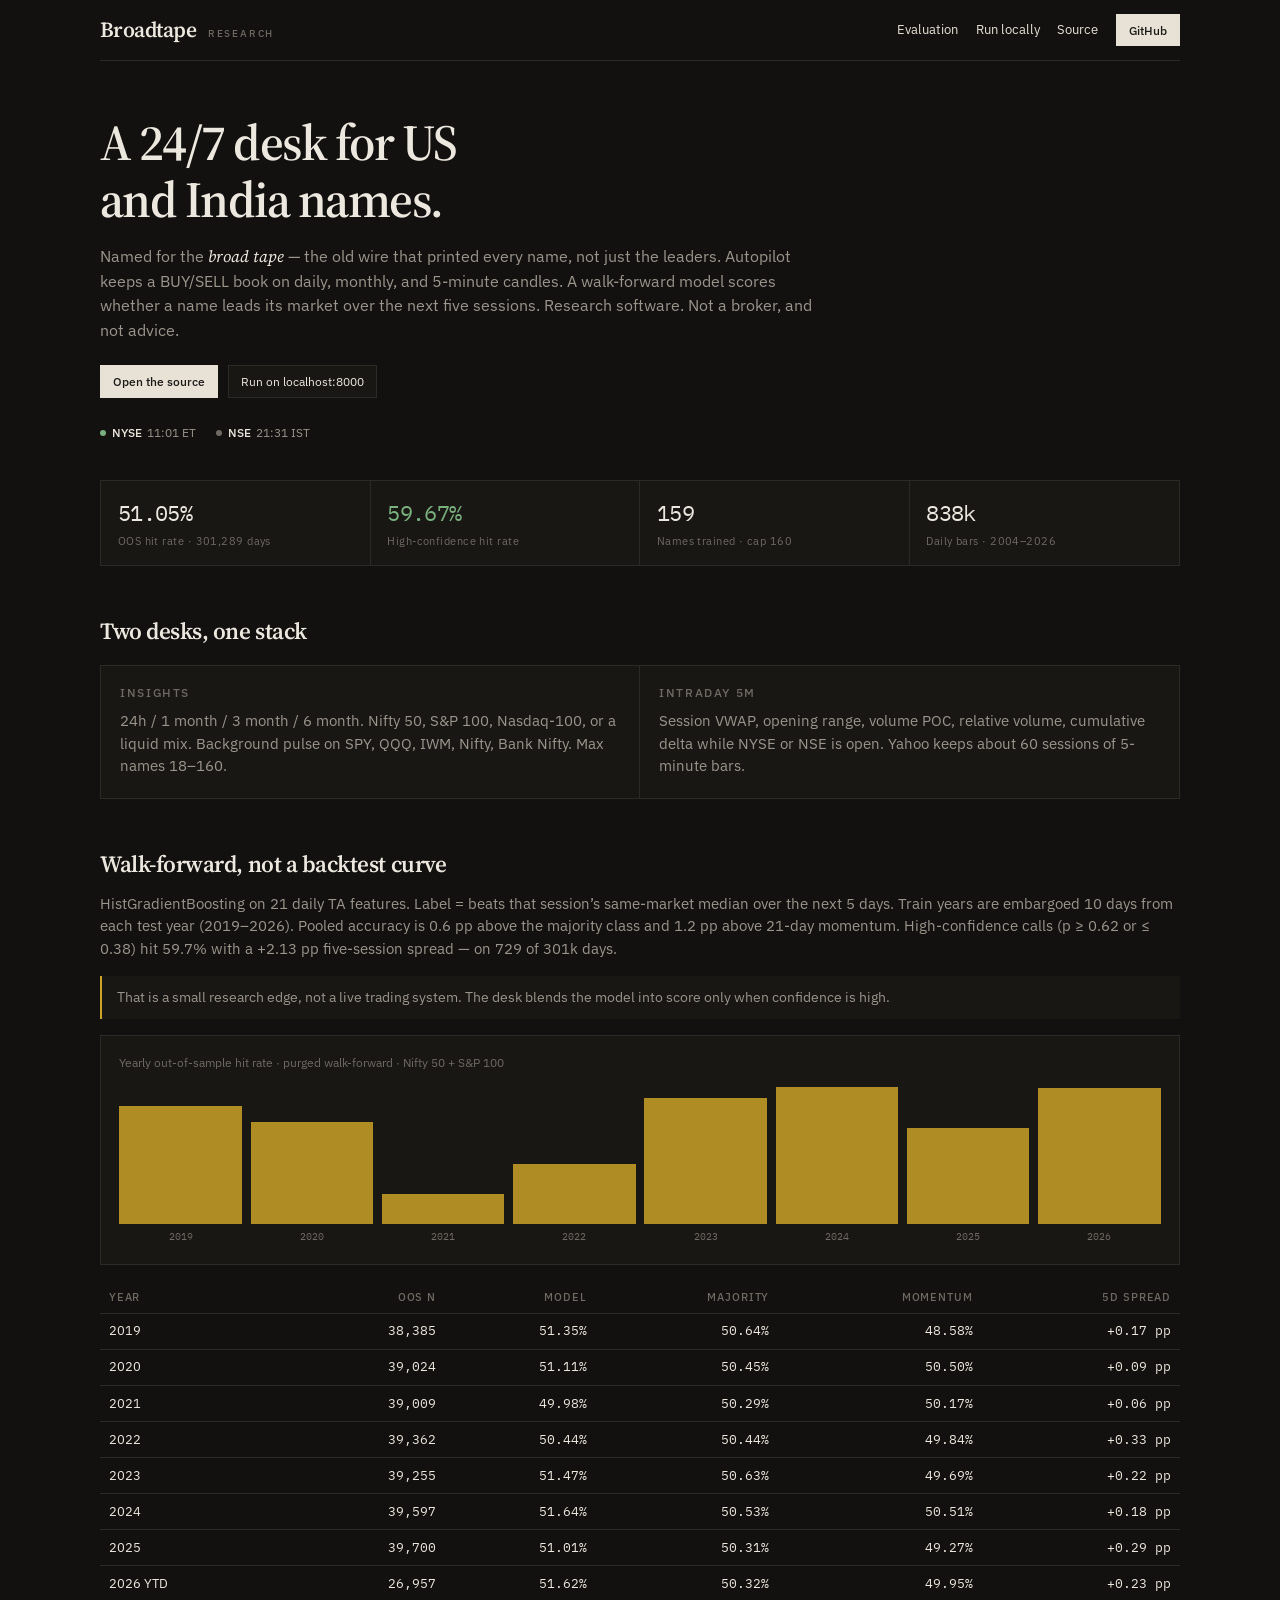
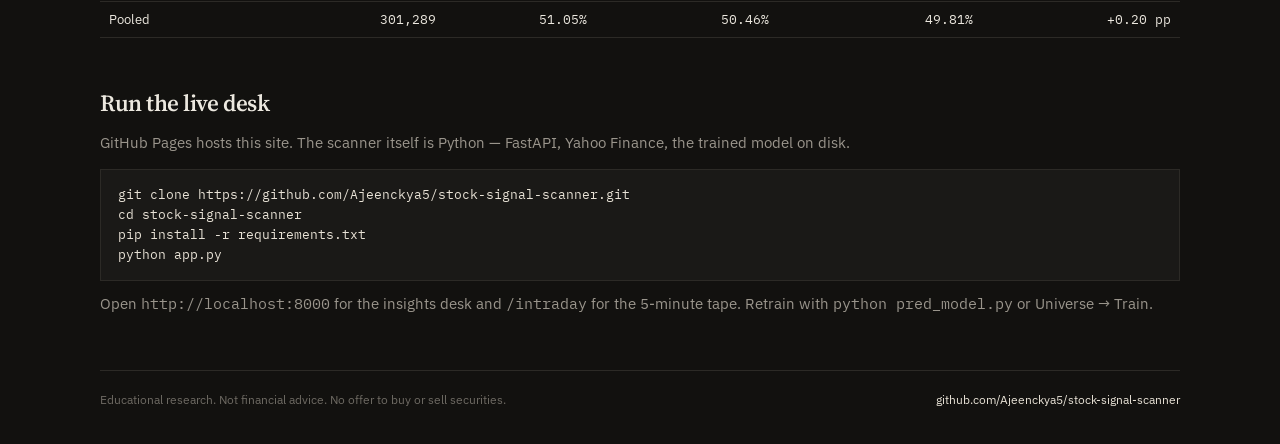
<file: docs/index.html>
<!DOCTYPE html>
<html lang="en">
<head>
  <meta charset="UTF-8" />
  <meta name="viewport" content="width=device-width, initial-scale=1" />
  <title>Broadtape · Research desk</title>
  <meta name="description" content="Broadtape — 24/7 US and India BUY/SELL research desk. Walk-forward evaluated 5-day model on Nifty 50 + S&amp;P 100. Educational, not advice." />
  <link rel="canonical" href="https://ajeenckya5.github.io/broadtape/" />
  <link rel="icon" href="data:image/svg+xml,<svg xmlns='http://www.w3.org/2000/svg' viewBox='0 0 32 32'><rect fill='%2312110f' width='32' height='32'/><text x='4' y='23' font-family='Georgia' font-size='15' fill='%23c9a227'>B</text></svg>" />
  <meta property="og:title" content="Broadtape · Research desk" />
  <meta property="og:description" content="US + India insights desk with a walk-forward 5-day model. Educational research, not advice." />
  <link rel="preconnect" href="https://fonts.googleapis.com" />
  <link rel="preconnect" href="https://fonts.gstatic.com" crossorigin />
  <link href="https://fonts.googleapis.com/css2?family=IBM+Plex+Mono:wght@400;500&family=IBM+Plex+Sans:wght@400;500;600&family=Source+Serif+4:opsz,wght@8..60,500;8..60,600&display=swap" rel="stylesheet" />
  <link rel="stylesheet" href="styles.css" />
</head>
<body>
  <div class="wrap">
    <header class="top">
      <div class="brand">
        <div class="logo">Broadtape</div>
        <span class="kicker">Research</span>
      </div>
      <nav class="nav">
        <a class="hide" href="#eval">Evaluation</a>
        <a class="hide" href="#run">Run locally</a>
        <a href="https://github.com/Ajeenckya5/stock-signal-scanner">Source</a>
        <a class="btn btn-ivory" href="https://github.com/Ajeenckya5/stock-signal-scanner">GitHub</a>
      </nav>
    </header>

    <section class="hero">
      <h1>A 24/7 desk for US and India names.</h1>
      <p class="lede">
        Named for the <em>broad tape</em> — the old wire that printed every name, not just the leaders.
        Autopilot keeps a BUY/SELL book on daily, monthly, and 5-minute candles.
        A walk-forward model scores whether a name leads its market over the next five sessions.
        Research software. Not a broker, and not advice.
      </p>
      <div class="hero-actions">
        <a class="btn btn-ivory" href="https://github.com/Ajeenckya5/stock-signal-scanner">Open the source</a>
        <a class="btn" href="#run">Run on localhost:8000</a>
      </div>
      <div class="clocks" id="clocks"></div>
    </section>

    <div class="strip">
      <div class="stat"><div class="v">51.05%</div><div class="l">OOS hit rate · 301,289 days</div></div>
      <div class="stat"><div class="v up">59.67%</div><div class="l">High-confidence hit rate</div></div>
      <div class="stat"><div class="v">159</div><div class="l">Names trained · cap 160</div></div>
      <div class="stat"><div class="v">838k</div><div class="l">Daily bars · 2004–2026</div></div>
    </div>

    <section class="section">
      <h2>Two desks, one stack</h2>
      <div class="grid-2">
        <div class="panel">
          <h3>Insights</h3>
          <p>24h / 1 month / 3 month / 6 month. Nifty 50, S&amp;P 100, Nasdaq-100, or a liquid mix. Background pulse on SPY, QQQ, IWM, Nifty, Bank Nifty. Max names 18–160.</p>
        </div>
        <div class="panel">
          <h3>Intraday 5m</h3>
          <p>Session VWAP, opening range, volume POC, relative volume, cumulative delta while NYSE or NSE is open. Yahoo keeps about 60 sessions of 5-minute bars.</p>
        </div>
      </div>
    </section>

    <section class="section" id="eval">
      <h2>Walk-forward, not a backtest curve</h2>
      <p>
        HistGradientBoosting on 21 daily TA features. Label = beats that session’s same-market median over the next 5 days.
        Train years are embargoed 10 days from each test year (2019–2026). Pooled accuracy is 0.6 pp above the majority class and 1.2 pp above 21-day momentum.
        High-confidence calls (p ≥ 0.62 or ≤ 0.38) hit 59.7% with a +2.13 pp five-session spread — on 729 of 301k days.
      </p>
      <div class="note">
        That is a small research edge, not a live trading system. The desk blends the model into score only when confidence is high.
      </div>
      <div class="chart">
        <div class="chart-cap">Yearly out-of-sample hit rate · purged walk-forward · Nifty 50 + S&amp;P 100</div>
        <div class="bars" aria-hidden="true">
          <div class="bar-col"><div class="bar" style="height:74%"></div><span>2019</span></div>
          <div class="bar-col"><div class="bar" style="height:64%"></div><span>2020</span></div>
          <div class="bar-col"><div class="bar" style="height:19%"></div><span>2021</span></div>
          <div class="bar-col"><div class="bar" style="height:38%"></div><span>2022</span></div>
          <div class="bar-col"><div class="bar" style="height:79%"></div><span>2023</span></div>
          <div class="bar-col"><div class="bar" style="height:86%"></div><span>2024</span></div>
          <div class="bar-col"><div class="bar" style="height:60%"></div><span>2025</span></div>
          <div class="bar-col"><div class="bar" style="height:85%"></div><span>2026</span></div>
        </div>
      </div>
      <table>
        <thead>
          <tr><th>Year</th><th>OOS n</th><th>Model</th><th>Majority</th><th>Momentum</th><th>5d spread</th></tr>
        </thead>
        <tbody>
          <tr><td>2019</td><td>38,385</td><td>51.35%</td><td>50.64%</td><td>48.58%</td><td>+0.17 pp</td></tr>
          <tr><td>2020</td><td>39,024</td><td>51.11%</td><td>50.45%</td><td>50.50%</td><td>+0.09 pp</td></tr>
          <tr><td>2021</td><td>39,009</td><td>49.98%</td><td>50.29%</td><td>50.17%</td><td>+0.06 pp</td></tr>
          <tr><td>2022</td><td>39,362</td><td>50.44%</td><td>50.44%</td><td>49.84%</td><td>+0.33 pp</td></tr>
          <tr><td>2023</td><td>39,255</td><td>51.47%</td><td>50.63%</td><td>49.69%</td><td>+0.22 pp</td></tr>
          <tr><td>2024</td><td>39,597</td><td>51.64%</td><td>50.53%</td><td>50.51%</td><td>+0.18 pp</td></tr>
          <tr><td>2025</td><td>39,700</td><td>51.01%</td><td>50.31%</td><td>49.27%</td><td>+0.29 pp</td></tr>
          <tr><td>2026 YTD</td><td>26,957</td><td>51.62%</td><td>50.32%</td><td>49.95%</td><td>+0.23 pp</td></tr>
          <tr><td>Pooled</td><td>301,289</td><td>51.05%</td><td>50.46%</td><td>49.81%</td><td>+0.20 pp</td></tr>
        </tbody>
      </table>
    </section>

    <section class="section" id="run">
      <h2>Run the live desk</h2>
      <p>GitHub Pages hosts this site. The scanner itself is Python — FastAPI, Yahoo Finance, the trained model on disk.</p>
      <pre>git clone https://github.com/Ajeenckya5/stock-signal-scanner.git
cd stock-signal-scanner
pip install -r requirements.txt
python app.py</pre>
      <p style="margin-top:0.8rem">Open <span class="mono">http://localhost:8000</span> for the insights desk and <span class="mono">/intraday</span> for the 5-minute tape. Retrain with <span class="mono">python pred_model.py</span> or Universe → Train.</p>
    </section>

    <footer class="foot">
      <span>Educational research. Not financial advice. No offer to buy or sell securities.</span>
      <a href="https://github.com/Ajeenckya5/stock-signal-scanner">github.com/Ajeenckya5/stock-signal-scanner</a>
    </footer>
  </div>
  <script>
    function tick() {
      const hmOf = (tz) => new Date().toLocaleTimeString("en-GB", { timeZone: tz, hour: "2-digit", minute: "2-digit", hour12: false });
      const dowOf = (tz) => new Date().toLocaleDateString("en-US", { timeZone: tz, weekday: "short" });
      const hm = hmOf("America/New_York");
      const ist = hmOf("Asia/Kolkata");
      const [h, m] = hm.split(":").map(Number);
      const mins = h * 60 + m;
      const nyWeekday = !["Sat", "Sun"].includes(dowOf("America/New_York"));
      const nyOpen = nyWeekday && mins >= 9 * 60 + 30 && mins < 16 * 60;
      const [ih, im] = ist.split(":").map(Number);
      const imins = ih * 60 + im;
      const nseOpen = !["Sat", "Sun"].includes(dowOf("Asia/Kolkata")) && imins >= 9 * 60 + 15 && imins < 15 * 60 + 30;
      document.getElementById("clocks").innerHTML =
        `<span><i class="dot ${nyOpen ? "open" : ""}"></i><strong>NYSE</strong>${hm} ET</span>` +
        `<span><i class="dot ${nseOpen ? "open" : ""}"></i><strong>NSE</strong>${ist} IST</span>`;
    }
    tick();
    setInterval(tick, 30000);
  </script>
</body>
</html>
</file>
<file: docs/styles.css>
:root {
  --bg: #12110f;
  --elev: #181714;
  --card: #1c1b18;
  --hover: #24221e;
  --line: #2c2a26;
  --text: #ece8df;
  --muted: #9a958c;
  --faint: #6e6a63;
  --gold: #c9a227;
  --buy: #7aaf7e;
  --sell: #c97a73;
  --paper: #e8e2d6;
  --ink: #1a1917;
  --sans: "IBM Plex Sans", "Segoe UI", system-ui, sans-serif;
  --serif: "Source Serif 4", "Iowan Old Style", Georgia, serif;
  --mono: "IBM Plex Mono", ui-monospace, monospace;
}
* { box-sizing: border-box; margin: 0; padding: 0; }
html { color-scheme: dark; scroll-behavior: smooth; }
body {
  font-family: var(--sans);
  font-size: 15px;
  background: var(--bg);
  color: var(--text);
  line-height: 1.5;
  -webkit-font-smoothing: antialiased;
}
a { color: var(--paper); text-decoration: none; }
a:hover { color: var(--gold); }
.mono { font-family: var(--mono); font-variant-numeric: tabular-nums; }

.wrap { width: min(1080px, calc(100% - 2.4rem)); margin: 0 auto; }

.top {
  display: flex;
  align-items: center;
  justify-content: space-between;
  gap: 1rem;
  padding: 0.85rem 0;
  border-bottom: 1px solid var(--line);
  position: sticky;
  top: 0;
  background: var(--bg);
  z-index: 10;
}
.brand { display: flex; align-items: baseline; gap: 0.7rem; }
.logo {
  font-family: var(--serif);
  font-weight: 600;
  font-size: 1.35rem;
  letter-spacing: -0.02em;
}
.kicker {
  font-size: 0.62rem;
  font-weight: 500;
  letter-spacing: 0.18em;
  text-transform: uppercase;
  color: var(--faint);
}
.nav { display: flex; gap: 1.1rem; align-items: center; font-size: 0.82rem; color: var(--muted); }
.btn {
  display: inline-flex;
  align-items: center;
  border: 1px solid var(--line);
  background: var(--elev);
  color: var(--text);
  padding: 0.38rem 0.75rem;
  font-size: 0.78rem;
  cursor: pointer;
}
.btn:hover { border-color: var(--gold); color: var(--gold); }
.btn-ivory {
  background: var(--paper);
  color: var(--ink);
  border-color: var(--paper);
  font-weight: 500;
}
.btn-ivory:hover { background: #f3eee4; color: var(--ink); }

.hero { padding: 3.4rem 0 2.4rem; }
.hero h1 {
  font-family: var(--serif);
  font-weight: 600;
  font-size: clamp(2rem, 4.4vw, 3.15rem);
  letter-spacing: -0.03em;
  line-height: 1.12;
  max-width: 16ch;
}
.lede {
  margin-top: 1rem;
  max-width: 46rem;
  color: var(--muted);
  font-size: 1.02rem;
}
.lede em { font-family: var(--serif); font-style: italic; color: var(--text); }
.hero-actions { display: flex; gap: 0.6rem; margin-top: 1.4rem; flex-wrap: wrap; }
.clocks {
  display: flex;
  gap: 1.25rem;
  margin-top: 1.6rem;
  color: var(--muted);
  font-size: 0.78rem;
  flex-wrap: wrap;
}
.clocks strong { color: var(--text); font-weight: 500; margin-right: 0.35rem; }
.dot {
  display: inline-block;
  width: 6px; height: 6px; border-radius: 50%;
  background: var(--faint); margin-right: 0.35rem; vertical-align: 1px;
}
.dot.open { background: var(--buy); }

.strip {
  display: grid;
  grid-template-columns: repeat(4, 1fr);
  border: 1px solid var(--line);
}
.stat {
  padding: 1rem 1.05rem 0.95rem;
  border-right: 1px solid var(--line);
  background: var(--elev);
}
.stat:last-child { border-right: none; }
.stat .v {
  font-family: var(--mono);
  font-size: 1.35rem;
  letter-spacing: -0.03em;
}
.stat .l { font-size: 0.7rem; color: var(--faint); margin-top: 0.2rem; letter-spacing: 0.04em; }
.stat .v.up { color: var(--buy); }

.section { padding: 3rem 0 0; }
.section h2 {
  font-family: var(--serif);
  font-size: 1.45rem;
  font-weight: 600;
  letter-spacing: -0.02em;
  margin-bottom: 0.7rem;
}
.section p, .section li { color: var(--muted); }
.grid-2 {
  display: grid;
  grid-template-columns: 1fr 1fr;
  gap: 0;
  border: 1px solid var(--line);
  margin-top: 1rem;
}
.panel {
  padding: 1.15rem 1.2rem 1.25rem;
  background: var(--elev);
  border-right: 1px solid var(--line);
}
.grid-2 .panel:last-child { border-right: none; }
.panel h3 {
  font-size: 0.72rem;
  letter-spacing: 0.14em;
  text-transform: uppercase;
  color: var(--faint);
  margin-bottom: 0.55rem;
  font-weight: 500;
}
.panel ul { padding-left: 1.1rem; }
.panel li { margin: 0.28rem 0; }

.note {
  margin-top: 1rem;
  border-left: 2px solid var(--gold);
  padding: 0.7rem 0.95rem;
  background: var(--elev);
  color: var(--muted);
  font-size: 0.88rem;
}

.chart {
  margin-top: 1rem;
  border: 1px solid var(--line);
  background: var(--elev);
  padding: 1.1rem 1.15rem 1.2rem;
}
.chart-cap { font-size: 0.72rem; color: var(--faint); margin-bottom: 0.85rem; }
.bars { display: grid; grid-template-columns: repeat(8, 1fr); gap: 0.55rem; align-items: end; height: 160px; }
.bar-col { display: flex; flex-direction: column; align-items: center; height: 100%; justify-content: flex-end; gap: 0.35rem; }
.bar {
  width: 100%;
  background: var(--gold);
  opacity: 0.85;
  min-height: 2px;
}
.bar-col span { font-family: var(--mono); font-size: 0.62rem; color: var(--faint); }

table {
  width: 100%;
  border-collapse: collapse;
  margin-top: 1rem;
  font-size: 0.82rem;
}
th, td {
  text-align: right;
  padding: 0.48rem 0.55rem;
  border-bottom: 1px solid var(--line);
  font-family: var(--mono);
}
th:first-child, td:first-child { text-align: left; font-family: var(--sans); }
th { color: var(--faint); font-weight: 500; font-size: 0.68rem; letter-spacing: 0.08em; text-transform: uppercase; font-family: var(--sans); }
tr:last-child td { color: var(--text); }

pre {
  margin-top: 0.9rem;
  background: var(--ink);
  border: 1px solid var(--line);
  padding: 0.95rem 1.05rem;
  overflow-x: auto;
  font-family: var(--mono);
  font-size: 0.8rem;
  color: var(--paper);
  line-height: 1.55;
}

.foot {
  margin-top: 3.4rem;
  padding: 1.2rem 0 2.2rem;
  border-top: 1px solid var(--line);
  color: var(--faint);
  font-size: 0.75rem;
  display: flex;
  justify-content: space-between;
  gap: 1rem;
  flex-wrap: wrap;
}

@media (max-width: 760px) {
  .strip, .grid-2, .bars { grid-template-columns: 1fr 1fr; }
  .stat, .panel { border-right: none; border-bottom: 1px solid var(--line); }
  .hero { padding-top: 2.2rem; }
  .nav .hide { display: none; }
}
</file>
